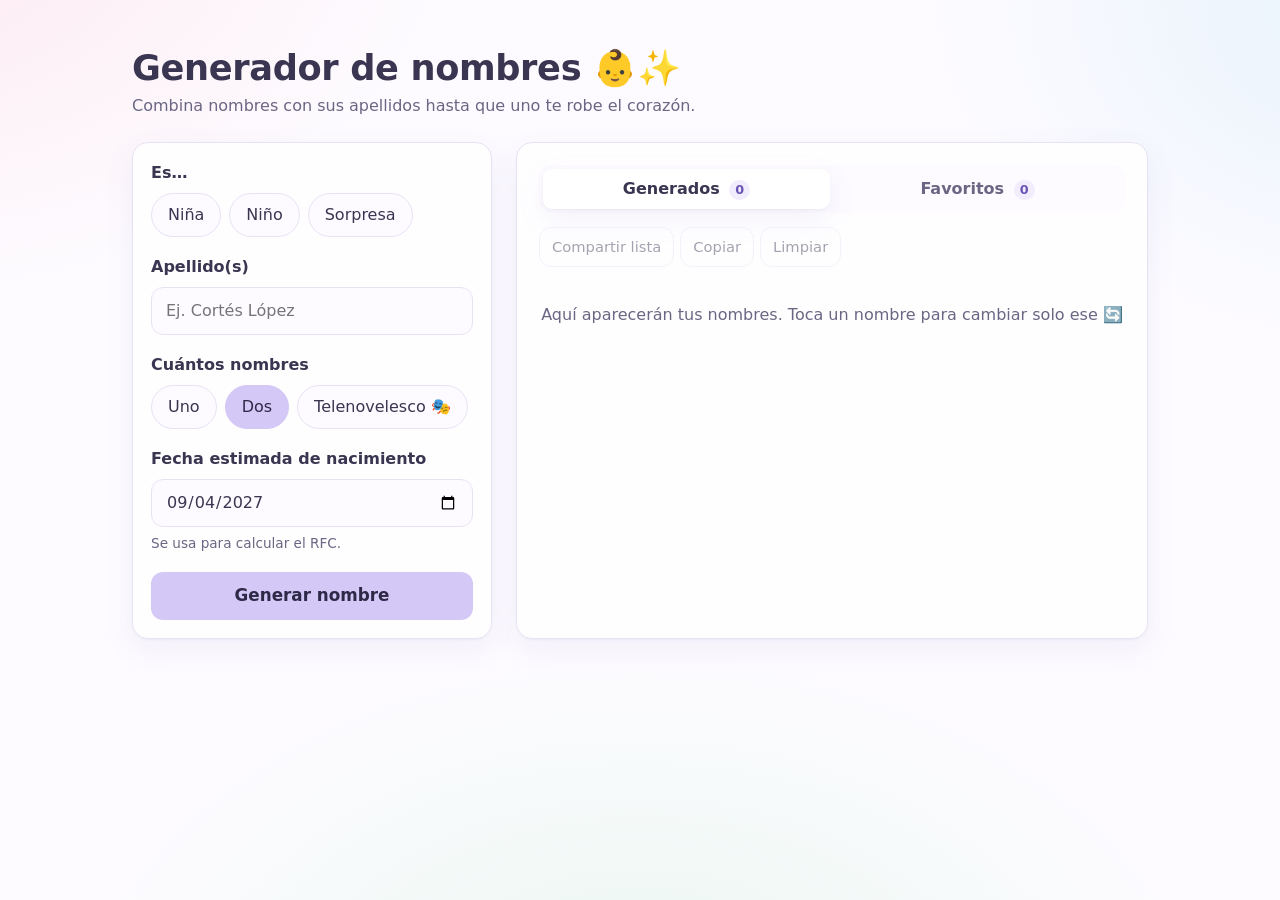
<file: index.html>
<!DOCTYPE html>
<html lang="es">
<head>
    <meta charset="UTF-8">
    <meta name="viewport" content="width=device-width, initial-scale=1.0, viewport-fit=cover">
    <title>Generador de nombres</title>
    <meta name="description" content="Genera combinaciones de nombres para tu bebé con sus apellidos, guarda tus favoritos y compártelos.">
    <meta name="theme-color" content="#fdfbff">
    <meta name="color-scheme" content="light">
    <meta property="og:title" content="Generador de nombres 👶✨">
    <meta property="og:description" content="Combinaciones de nombres para tu bebé, con sus apellidos. Guarda tus favoritos y compártelos.">
    <meta property="og:type" content="website">
    <link rel="icon" href="data:image/svg+xml,<svg xmlns='http://www.w3.org/2000/svg' viewBox='0 0 100 100'><text y='.9em' font-size='90'>👶</text></svg>">
    <link rel="stylesheet" href="css/estilos.css?v=7">
</head>
<body>
<div class="app">
    <header class="encabezado">
        <h1>Generador de nombres <span aria-hidden="true">👶✨</span></h1>
        <p>Combina nombres con sus apellidos hasta que uno te robe el corazón.</p>
    </header>

    <form id="formulario" class="panel formulario" novalidate>
        <fieldset class="campo">
            <legend>Es…</legend>
            <div class="chips" role="radiogroup">
                <label class="chip"><input type="radio" name="genero" value="nina"><span>Niña</span></label>
                <label class="chip"><input type="radio" name="genero" value="nino"><span>Niño</span></label>
                <label class="chip"><input type="radio" name="genero" value="sorpresa"><span>Sorpresa</span></label>
            </div>
            <p class="error" id="error-genero" hidden>Elige una opción para saber de qué lista sacar nombres.</p>
        </fieldset>

        <div class="campo">
            <label for="apellidos" class="etiqueta">Apellido(s)</label>
            <input type="text" id="apellidos" name="apellidos" class="entrada" placeholder="Ej. Cortés López"
                   autocomplete="family-name" autocapitalize="words" enterkeyhint="go" aria-describedby="error-apellidos">
            <p class="error" id="error-apellidos" hidden>Escribe al menos un apellido.</p>
        </div>

        <fieldset class="campo">
            <legend>Cuántos nombres</legend>
            <div class="chips" role="radiogroup">
                <label class="chip"><input type="radio" name="cantidad" value="1"><span>Uno</span></label>
                <label class="chip"><input type="radio" name="cantidad" value="2" checked><span>Dos</span></label>
                <label class="chip"><input type="radio" name="cantidad" value="3"><span>Telenovelesco 🎭</span></label>
            </div>
        </fieldset>

        <div class="campo">
            <label for="fecha" class="etiqueta">Fecha estimada de nacimiento</label>
            <input type="date" id="fecha" name="fecha" class="entrada" aria-describedby="ayuda-fecha">
            <p class="ayuda" id="ayuda-fecha">Se usa para calcular el RFC.</p>
        </div>

        <div class="barra-generar">
            <button type="submit" class="boton boton-principal" id="generar">Generar nombre</button>
        </div>
    </form>

    <main class="panel resultados">
        <div class="pestanas" role="tablist">
            <button type="button" role="tab" class="pestana" id="tab-generados" aria-selected="true" aria-controls="lista-generados">
                Generados <span class="contador" id="contador-generados">0</span>
            </button>
            <button type="button" role="tab" class="pestana" id="tab-favoritos" aria-selected="false" aria-controls="lista-favoritos">
                Favoritos <span class="contador" id="contador-favoritos">0</span>
            </button>
        </div>

        <div class="herramientas">
            <button type="button" class="boton boton-suave" id="compartir">Compartir lista</button>
            <button type="button" class="boton boton-suave" id="copiar">Copiar</button>
            <button type="button" class="boton boton-suave" id="limpiar">Limpiar</button>
        </div>

        <ul class="lista" id="lista-generados" role="tabpanel" aria-labelledby="tab-generados"></ul>
        <ul class="lista" id="lista-favoritos" role="tabpanel" aria-labelledby="tab-favoritos" hidden></ul>

        <p class="vacio" id="vacio-generados">Aquí aparecerán tus nombres. Toca un nombre para cambiar solo ese 🔄</p>
        <p class="vacio" id="vacio-favoritos" hidden>Aún no tienes favoritos. Toca <strong>♡ Guardar</strong> en un nombre que te guste.</p>
    </main>
</div>

<div class="aviso" id="aviso" role="status" aria-live="polite"></div>

<template id="plantilla-tarjeta">
    <li class="tarjeta">
        <p class="nombre-completo"><span class="nombres"></span> <span class="apellidos"></span></p>
        <p class="detalles"></p>
        <div class="acciones">
            <button type="button" class="accion favorito" aria-pressed="false">
                <span class="corazon" aria-hidden="true">♡</span> <span class="texto-favorito">Guardar</span>
            </button>
            <button type="button" class="accion compartir-uno">
                <svg aria-hidden="true" width="18" height="18" viewBox="0 0 24 24" fill="none" stroke="currentColor" stroke-width="2" stroke-linecap="round" stroke-linejoin="round"><path d="M12 3v12"/><path d="m7 8 5-5 5 5"/><path d="M5 12v7a2 2 0 0 0 2 2h10a2 2 0 0 0 2-2v-7"/></svg>
                Compartir
            </button>
        </div>
    </li>
</template>

<script type="module" src="js/app.js?v=7"></script>
</body>
</html>
</file>
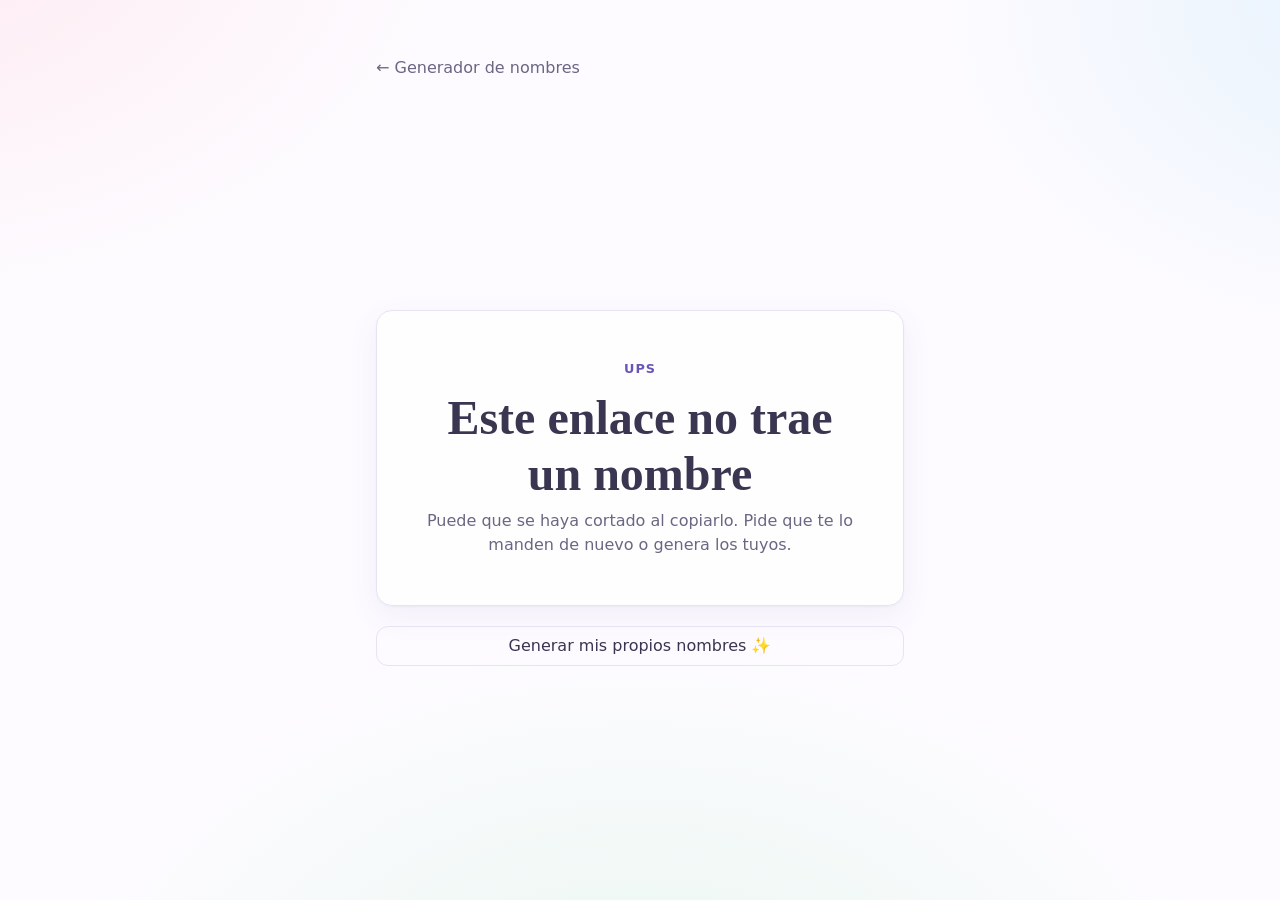
<file: share.html>
<!DOCTYPE html>
<html lang="es">
<head>
    <meta charset="UTF-8">
    <meta name="viewport" content="width=device-width, initial-scale=1.0, viewport-fit=cover">
    <title>Un nombre para ti · Generador de nombres</title>
    <meta name="description" content="Alguien te compartió una idea de nombre para su bebé.">
    <meta name="theme-color" content="#fdfbff">
    <meta name="color-scheme" content="light">
    <meta property="og:title" content="Te comparto una idea de nombre 👶✨">
    <meta property="og:description" content="Ábrelo para verlo, y genera los tuyos si te animas.">
    <meta property="og:type" content="website">
    <link rel="icon" href="data:image/svg+xml,<svg xmlns='http://www.w3.org/2000/svg' viewBox='0 0 100 100'><text y='.9em' font-size='90'>👶</text></svg>">
    <link rel="stylesheet" href="css/estilos.css?v=7">
</head>
<body class="pagina-detalle">
<main class="detalle">
    <a class="volver" href="./">← Generador de nombres</a>

    <article class="panel tarjeta-detalle" id="detalle" hidden>
        <p class="antetitulo">Te comparto esta idea de nombre</p>
        <h1 class="nombre-detalle" id="nombre"></h1>
        <p class="iniciales-detalle">Iniciales <strong id="iniciales"></strong></p>
        <div class="acciones-detalle">
            <button type="button" class="boton boton-principal" id="compartir">Compartir</button>
            <button type="button" class="boton boton-suave" id="copiar">Copiar enlace</button>
        </div>
    </article>

    <article class="panel tarjeta-detalle" id="invalido" hidden>
        <p class="antetitulo">Ups</p>
        <h1 class="nombre-detalle">Este enlace no trae un nombre</h1>
        <p class="iniciales-detalle">Puede que se haya cortado al copiarlo. Pide que te lo manden de nuevo o genera los tuyos.</p>
    </article>

    <a class="boton boton-suave boton-generar-mas" href="./">Generar mis propios nombres ✨</a>
</main>

<div class="aviso" id="aviso" role="status" aria-live="polite"></div>

<script type="module" src="js/compartir.js?v=7"></script>
</body>
</html>
</file>
<file: css/estilos.css>
/* ---------- Tokens ---------- */
:root {
    /* Paleta pastel: lavanda como acento, con rosa, celeste y menta de apoyo */
    --fondo: #fdfbff;
    /* Fondo claro: base casi blanca con manchas pastel muy suaves en las esquinas */
    --fondo-degradado:
        radial-gradient(60rem 40rem at -10% -10%, #fde9f0 0%, transparent 60%),
        radial-gradient(50rem 36rem at 110% 0%, #e6f2fc 0%, transparent 60%),
        radial-gradient(60rem 40rem at 50% 115%, #e9f7f0 0%, transparent 60%);
    --panel: #ffffff;
    --texto: #3a3550;
    --texto-suave: #6b6683;
    --borde: #e8e3f4;
    --acento: #d4c8f7;          /* relleno: botón principal, chips activos */
    --acento-texto: #2f2948;    /* texto sobre el relleno pastel */
    --acento-fuerte: #6a55b5;   /* textos, contornos y foco (contraste AA) */
    --acento-suave: #f1edfd;
    --rosa: #f9d3df;
    --rosa-fuerte: #d9668a;
    --celeste: #cfe7fa;
    --menta: #cdeee0;
    --error: #b42318;
    --sombra: 0 1px 2px rgb(58 53 80 / 5%), 0 10px 30px rgb(106 85 181 / 8%);
    --radio: 16px;
    --fuente: system-ui, -apple-system, "Segoe UI", Roboto, sans-serif;
    --fuente-nombre: "Iowan Old Style", "Palatino Linotype", Palatino, Georgia, serif;
    color-scheme: light; /* siempre claro, aunque el sistema esté en modo oscuro */
}

/* ---------- Base ---------- */
*, *::before, *::after { box-sizing: border-box; }

body {
    margin: 0;
    background: var(--fondo-degradado), var(--fondo);
    background-attachment: fixed;
    color: var(--texto);
    font-family: var(--fuente);
    font-size: 16px;
    line-height: 1.5;
    -webkit-font-smoothing: antialiased;
}

button, input { font: inherit; color: inherit; }
button { cursor: pointer; }
button:disabled { cursor: not-allowed; opacity: .45; }

:focus-visible { outline: 3px solid var(--acento-fuerte); outline-offset: 2px; }

[hidden] { display: none !important; }

/* ---------- Layout (móvil primero) ---------- */
.app {
    max-width: 1080px;
    margin: 0 auto;
    padding: 20px 16px calc(96px + env(safe-area-inset-bottom));
    display: grid;
    gap: 16px;
}

.encabezado h1 {
    margin: 0;
    font-size: clamp(1.6rem, 6vw, 2.2rem);
    line-height: 1.15;
    letter-spacing: -0.01em;
}
.encabezado p { margin: 6px 0 0; color: var(--texto-suave); }

.panel {
    background: var(--panel);
    border: 1px solid var(--borde);
    border-radius: var(--radio);
    box-shadow: var(--sombra);
    padding: 18px;
    background: color-mix(in srgb, var(--panel) 88%, transparent);
}

/* ---------- Formulario ---------- */
.formulario { display: grid; gap: 18px; }

.campo { margin: 0; padding: 0; border: 0; min-width: 0; }
.campo legend, .etiqueta {
    display: block;
    font-weight: 600;
    margin-bottom: 8px;
    padding: 0;
}
.ayuda { margin: 6px 0 0; color: var(--texto-suave); font-size: .85rem; }

.entrada {
    width: 100%;
    min-height: 48px;
    padding: 10px 14px;
    border: 1.5px solid var(--borde);
    border-radius: 12px;
    background: var(--fondo);
}
.entrada:focus { border-color: var(--acento-fuerte); outline: none; box-shadow: 0 0 0 3px var(--acento-suave); }
.entrada[aria-invalid] { border-color: var(--error); }

.error { color: var(--error); font-size: .9rem; margin: 6px 0 0; }

.chips { display: flex; flex-wrap: wrap; gap: 8px; }
.chip { position: relative; }
.chip input { position: absolute; opacity: 0; inset: 0; margin: 0; cursor: pointer; }
.chip span {
    display: inline-flex;
    align-items: center;
    min-height: 44px;
    padding: 8px 16px;
    border: 1.5px solid var(--borde);
    border-radius: 999px;
    background: var(--fondo);
    font-weight: 500;
    transition: background-color .15s, border-color .15s, color .15s;
}
.chip input:checked + span {
    background: var(--acento);
    border-color: var(--acento);
    color: var(--acento-texto);
}
.chip input[value="nina"]:checked + span { background: var(--rosa); border-color: var(--rosa); }
.chip input[value="nino"]:checked + span { background: var(--celeste); border-color: var(--celeste); }
.chip input[value="sorpresa"]:checked + span { background: var(--menta); border-color: var(--menta); }
.chip input:checked + span { color: var(--acento-texto); }
.chip input:focus-visible + span { outline: 3px solid var(--acento-fuerte); outline-offset: 2px; }

/* ---------- Botones ---------- */
.boton {
    min-height: 48px;
    padding: 10px 18px;
    border-radius: 12px;
    border: 1.5px solid transparent;
    font-weight: 600;
    transition: transform .1s, background-color .15s;
}
.boton:active:not(:disabled) { transform: scale(.98); }

.boton-principal {
    width: 100%;
    background: var(--acento);
    color: var(--acento-texto);
    font-size: 1.05rem;
}
.boton-suave {
    min-height: 40px;
    padding: 6px 14px;
    background: transparent;
    border-color: var(--borde);
    font-weight: 500;
}

/* En móvil, el botón vive abajo, al alcance del pulgar */
.barra-generar {
    position: fixed;
    left: 0;
    right: 0;
    bottom: 0;
    z-index: 10;
    padding: 12px 16px calc(12px + env(safe-area-inset-bottom));
    background: color-mix(in srgb, var(--panel) 80%, transparent);
    backdrop-filter: blur(10px);
    -webkit-backdrop-filter: blur(10px);
    border-top: 1px solid var(--borde);
}

/* ---------- Resultados ---------- */
.resultados { display: grid; gap: 14px; align-content: start; }

.pestanas {
    display: grid;
    grid-template-columns: 1fr 1fr;
    gap: 4px;
    padding: 4px;
    background: var(--fondo);
    border-radius: 12px;
}
.pestana {
    min-height: 40px;
    border: 0;
    border-radius: 9px;
    background: transparent;
    font-weight: 600;
    color: var(--texto-suave);
}
.pestana[aria-selected="true"] { background: var(--panel); color: var(--texto); box-shadow: var(--sombra); }
.contador {
    display: inline-block;
    min-width: 1.6em;
    padding: 0 6px;
    margin-left: 4px;
    border-radius: 999px;
    background: var(--acento-suave);
    color: var(--acento-fuerte);
    font-size: .8rem;
}

.herramientas { display: flex; flex-wrap: wrap; gap: 6px; }
.herramientas .boton { padding: 6px 12px; font-size: .92rem; }

.lista { list-style: none; margin: 0; padding: 0; display: grid; gap: 10px; }

.tarjeta {
    display: grid;
    grid-template-columns: 1fr;
    gap: 4px 8px;
    padding: 14px 12px 14px 16px;
    border: 1px solid var(--borde);
    border-radius: 14px;
    background: var(--panel);
    scroll-margin: 16px 0 104px;
}
.tarjeta { border-left: 5px solid var(--borde); }
.tarjeta.genero-nina { border-left-color: var(--rosa); }
.tarjeta.genero-nino { border-left-color: var(--celeste); }

.tarjeta.nueva { animation: aparecer .35s ease-out; box-shadow: 0 0 0 2px var(--acento); }

@keyframes aparecer {
    from { opacity: 0; transform: translateY(-6px); }
    to { opacity: 1; transform: none; }
}
@media (prefers-reduced-motion: reduce) {
    .tarjeta.nueva { animation: none; }
}

.nombre-completo {
    grid-column: 1;
    margin: 0;
    font-family: var(--fuente-nombre);
    font-size: 1.35rem;
    line-height: 1.3;
    overflow-wrap: anywhere;
}
.nombre { font-weight: 600; }
.nombre.cambiable {
    padding: 0 2px;
    border: 0;
    background: none;
    font-family: inherit;
    font-size: inherit;
    text-decoration: underline dotted var(--acento-fuerte) 2px;
    text-underline-offset: 4px;
    border-radius: 4px;
}
.nombre.cambiable:hover { background: var(--acento-suave); }
.apellidos { color: var(--texto-suave); }

.detalles {
    grid-column: 1;
    margin: 0;
    color: var(--texto-suave);
    font-size: .88rem;
    font-variant-numeric: tabular-nums;
    letter-spacing: .02em;
}

.acciones {
    grid-column: 1 / -1;
    display: flex;
    flex-wrap: wrap;
    gap: 8px;
    margin-top: 10px;
}
.accion {
    display: inline-flex;
    align-items: center;
    gap: 6px;
    min-height: 40px;
    padding: 6px 16px;
    border: 1.5px solid var(--borde);
    border-radius: 999px;
    background: var(--panel);
    color: var(--texto);
    font-weight: 600;
    font-size: .92rem;
    transition: background-color .15s, border-color .15s;
}
.accion:active { transform: scale(.97); }
.accion:hover { border-color: var(--acento); }
.corazon { font-size: 1.15rem; line-height: 1; color: var(--rosa-fuerte); }
.favorito[aria-pressed="true"] { background: var(--rosa); border-color: var(--rosa); color: var(--acento-texto); }
.compartir-uno { background: var(--acento-suave); border-color: var(--acento-suave); color: var(--acento-fuerte); }

.vacio { margin: 8px 0; color: var(--texto-suave); text-align: center; }

/* ---------- Aviso flotante ---------- */
.aviso {
    position: fixed;
    left: 50%;
    bottom: calc(88px + env(safe-area-inset-bottom));
    z-index: 20;
    display: flex;
    align-items: center;
    gap: 12px;
    max-width: calc(100% - 32px);
    padding: 10px 16px;
    border-radius: 12px;
    background: var(--texto);
    color: var(--fondo);
    font-weight: 500;
    opacity: 0;
    pointer-events: none;
    transform: translate(-50%, 8px);
    transition: opacity .2s, transform .2s;
}
.aviso.visible { opacity: 1; pointer-events: auto; transform: translate(-50%, 0); }
.deshacer {
    border: 0;
    background: none;
    color: var(--acento-suave);
    font-weight: 700;
    text-decoration: underline;
    padding: 4px;
}

/* ---------- Escritorio: dos columnas ---------- */
@media (min-width: 880px) {
    .app {
        grid-template-columns: 360px 1fr;
        grid-template-areas:
            "encabezado encabezado"
            "formulario resultados";
        gap: 24px;
        padding: 48px 32px;
    }
    .encabezado { grid-area: encabezado; }
    .formulario { grid-area: formulario; position: sticky; top: 24px; align-self: start; }
    .resultados { grid-area: resultados; padding: 22px; }

    .barra-generar {
        position: static;
        padding: 0;
        background: none;
        backdrop-filter: none;
        -webkit-backdrop-filter: none;
        border: 0;
    }
    .aviso { bottom: 32px; }

    .lista { grid-template-columns: repeat(auto-fill, minmax(300px, 1fr)); }
}

/* ---------- Página de detalle (share) ---------- */
.detalle {
    max-width: 560px;
    min-height: 100dvh;
    margin: 0 auto;
    padding: 20px 16px calc(32px + env(safe-area-inset-bottom));
    display: flex;
    flex-direction: column;
    gap: 20px;
}
.volver {
    align-self: flex-start;
    color: var(--texto-suave);
    text-decoration: none;
    font-weight: 500;
    padding: 8px 0;
}
.volver:hover { color: var(--acento-fuerte); }

.tarjeta-detalle {
    margin-block: auto 0;
    padding: 32px 24px;
    text-align: center;
}
.antetitulo {
    margin: 0;
    color: var(--acento-fuerte);
    font-size: .8rem;
    font-weight: 700;
    letter-spacing: .08em;
    text-transform: uppercase;
}
.nombre-detalle {
    margin: 12px 0 8px;
    font-family: var(--fuente-nombre);
    font-size: clamp(2rem, 9vw, 3rem);
    line-height: 1.15;
    overflow-wrap: anywhere;
}
.iniciales-detalle { margin: 0; color: var(--texto-suave); }
.iniciales-detalle strong { color: var(--texto); letter-spacing: .08em; }

.acciones-detalle {
    display: grid;
    grid-template-columns: 1fr 1fr;
    gap: 10px;
    margin-top: 28px;
}
.acciones-detalle .boton { width: 100%; min-height: 48px; }

.boton-generar-mas {
    display: flex;
    align-items: center;
    justify-content: center;
    margin-bottom: auto;
    color: var(--texto);
    text-decoration: none;
}
.pagina-detalle .aviso { bottom: calc(24px + env(safe-area-inset-bottom)); }

@media (min-width: 880px) {
    .detalle { padding-top: 48px; }
    .tarjeta-detalle { padding: 48px 40px; }
}
</file>
